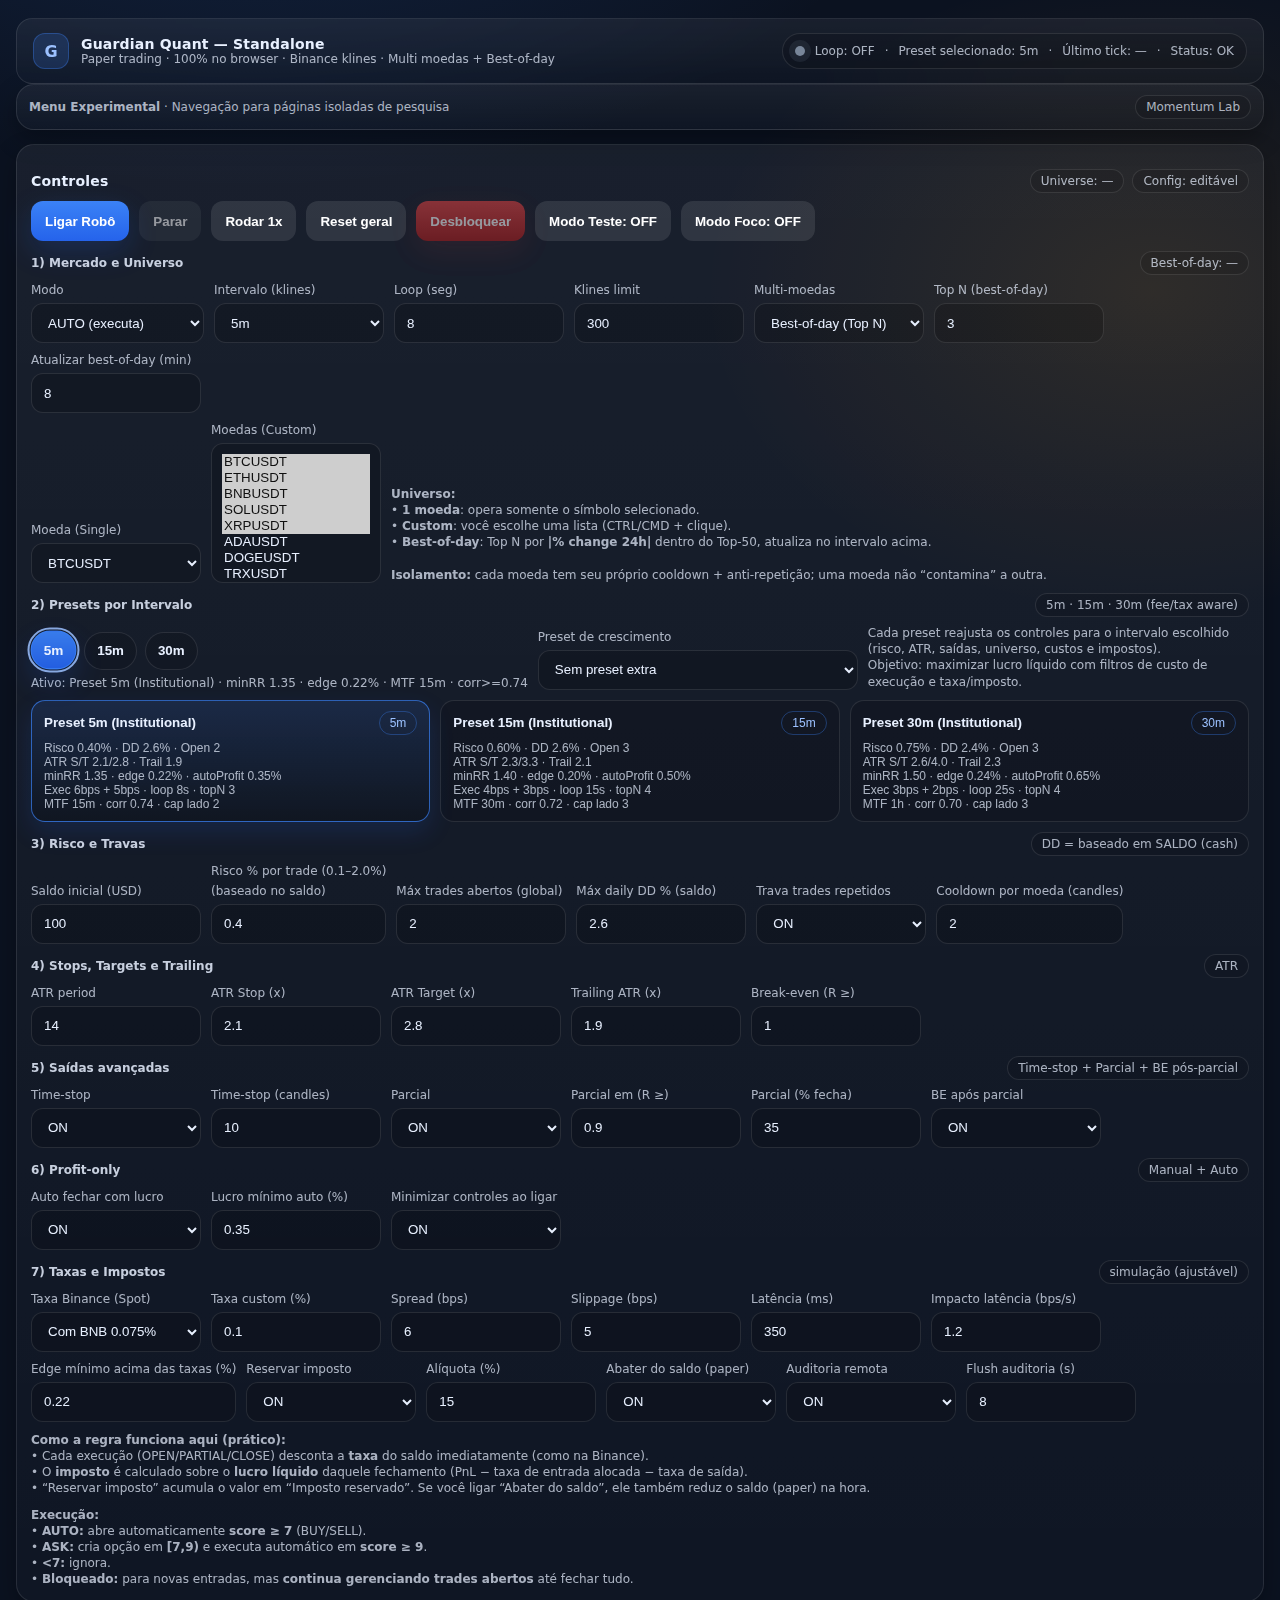
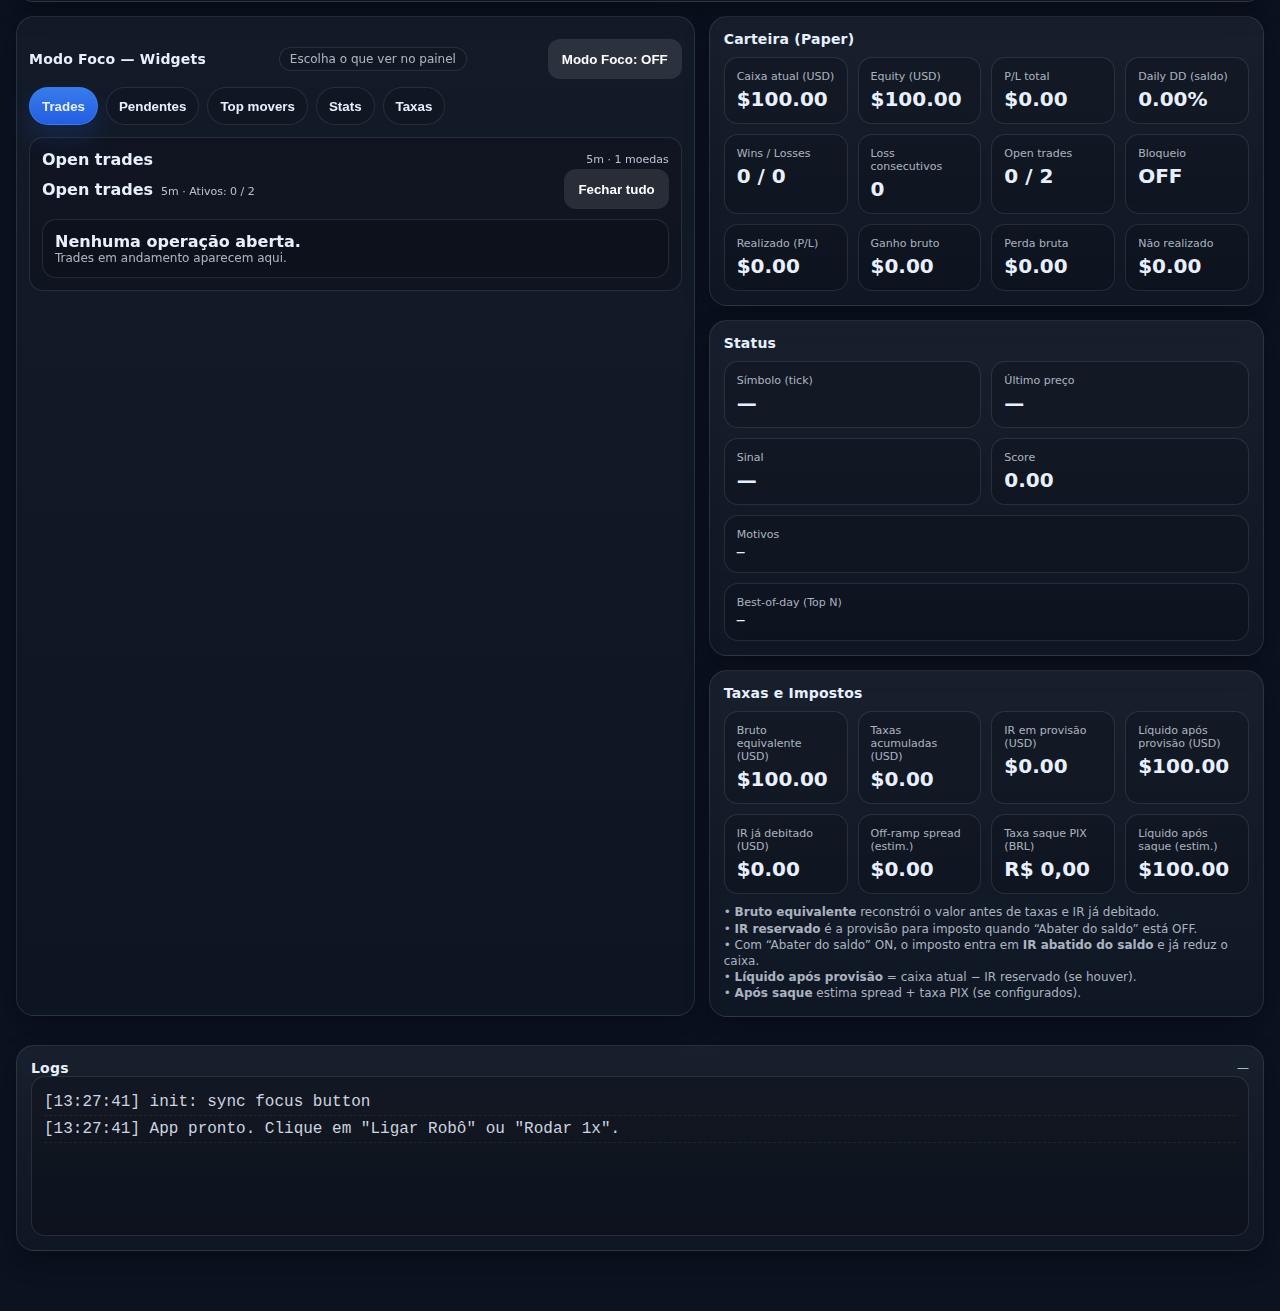
<file: index.html>
<!doctype html>
<html lang="pt-BR">
<head>
  <meta charset="utf-8" />
  <meta name="viewport" content="width=device-width, initial-scale=1"/>
  <title>Guardian Quant — Standalone (Paper Trading) · Multi (IA)</title>
  <link rel="stylesheet" href="./css/styles.css">
</head>

<body>
  <div class="wrap" id="rootWrap">
    <div class="topbar">
      <div class="brand">
        <div class="logo">G</div>
        <div class="title">
          <b>Guardian Quant — Standalone</b>
          <span>Paper trading · 100% no browser · Binance klines · Multi moedas + Best-of-day</span>
        </div>
      </div>
      <div class="pill">
        <span id="dot" class="dot off"></span>
        <span class="small" id="runLabel">Loop: OFF</span>
        <span class="small">·</span>
        <span class="small" id="profileLabel">Preset selecionado: 5m</span>
        <span class="small">·</span>
        <span class="small" id="tickLabel">Último tick: —</span>
        <span class="small">·</span>
        <span class="small" id="statusLabel">Status: —</span>
      </div>
    </div>

    <div class="card" style="margin-bottom:14px; padding:10px 12px;">
      <div style="display:flex; align-items:center; justify-content:space-between; gap:10px; flex-wrap:wrap;">
        <div class="small"><b>Menu Experimental</b> · Navegação para páginas isoladas de pesquisa</div>
        <div style="display:flex; gap:8px; flex-wrap:wrap;">
          <a href="./experimental/momentum-model.html" class="chip" style="text-decoration:none;">Momentum Lab</a>
        </div>
      </div>
    </div>

    <div class="grid">
      <!-- CONTROLS -->
      <div class="card controlsCard" id="controlsCard">
        <div class="sectionTitle">
          <h2 style="margin:0">Controles</h2>
          <div style="display:flex; gap:8px; flex-wrap:wrap; justify-content:flex-end;">
            <span class="chip" id="chipUniverse">Universe: —</span>
            <span class="chip" id="cfgLockHint">Config: editável</span>
            
          </div>
        </div>

        <div class="btns topHint">
          <button id="btnStart">Ligar Robô</button>
          <button id="btnStop" class="secondary" disabled>Parar</button>
          <button id="btnOnce" class="secondary">Rodar 1x</button>
          <button id="btnReset" class="secondary">Reset geral</button>
          <button id="btnUnlock" class="danger" title="Remove qualquer bloqueio ativo (DD ou loss streak)">Desbloquear</button>
          <button id="btnTestMode" class="secondary">Modo Teste: OFF</button>
          <button id="btnFocus" class="secondary">Modo Foco: OFF</button>
        </div>

        <div class="banner" id="lockBanner">
          <b>🔒 BLOQUEADO</b>
          <span id="lockReason">Bloqueado por regra de segurança.</span>
          <div class="small" style="margin-top:6px">
            Observação: mesmo bloqueado, o sistema <b>continua gerenciando trades abertos</b> (stop/target/trailing/BE/time-stop/parcial),
            e apenas <b>para de buscar novas entradas</b>.
          </div>
        </div>

        <div class="controlsBody" id="controlsBody">

          <!-- 1) Mercado -->
          <div class="sectionTitle"><b>1) Mercado e Universo</b><span class="chip" id="chipBest">Best-of-day: —</span></div>

          <div class="row">
            <label>Modo
              <select id="cfgMode">
                <option value="ASK">ASK (mostra opções)</option>
                <option value="AUTO" selected>AUTO (executa)</option>
              </select>
            </label>

            <label>Intervalo (klines)
              <select id="cfgInterval">
                <option value="1m">1m</option>
                <option value="3m">3m</option>
                <option value="5m" selected>5m</option>
                <option value="15m">15m</option>
                <option value="30m">30m</option>
                <option value="1h">1h</option>
                <option value="2h">2h</option>
                <option value="4h">4h</option>
                <option value="6h">6h</option>
                <option value="12h">12h</option>
                <option value="1d">1d</option>
              </select>
            </label>

            <label>Loop (seg)
              <input id="cfgLoopSec" type="number" value="10" min="2" max="3600" />
            </label>

            <label>Klines limit
              <input id="cfgLimit" type="number" value="300" min="60" max="1000" />
            </label>

            <label>Multi-moedas
              <select id="cfgUniverseMode">
                <option value="SINGLE">1 moeda</option>
                <option value="CUSTOM">Lista custom</option>
                <option value="TOPN" selected>Best-of-day (Top N)</option>
              </select>
            </label>

            <label>Top N (best-of-day)
              <input id="cfgTopN" type="number" value="6" min="1" max="20" />
            </label>

            <label>Atualizar best-of-day (min)
              <input id="cfgBestRefreshMin" type="number" value="10" min="1" max="60" />
            </label>
          </div>

          <div class="row" style="margin-top:10px">
            <label>Moeda (Single)
              <select id="cfgSymbolSingle"></select>
            </label>

            <label>Moedas (Custom)
              <select id="cfgSymbolCustom" multiple style="height:140px; padding:10px"></select>
            </label>

            <div class="hint" style="flex:1; min-width:260px">
              <b>Universo:</b><br/>
              • <b>1 moeda</b>: opera somente o símbolo selecionado.<br/>
              • <b>Custom</b>: você escolhe uma lista (CTRL/CMD + clique).<br/>
              • <b>Best-of-day</b>: Top N por <b>|% change 24h|</b> dentro do Top-50, atualiza no intervalo acima.<br/><br/>
              <b>Isolamento:</b> cada moeda tem seu próprio cooldown + anti-repetição; uma moeda não “contamina” a outra.
            </div>
          </div>

          <!-- 2) Presets por intervalo -->
          <div class="sectionTitle"><b>2) Presets por Intervalo</b><span class="chip">5m · 15m · 30m (fee/tax aware)</span></div>

          <div class="row">
            <div style="min-width:420px">
              <div class="seg" id="profileSeg">
                <button type="button" class="segbtn active" data-intpreset="5m">5m</button>
                <button type="button" class="segbtn" data-intpreset="15m">15m</button>
                <button type="button" class="segbtn" data-intpreset="30m">30m</button>
              </div>
              <div class="small" id="profileHint" style="margin-top:6px">Ativo: Preset 5m</div>
            </div>

            <label style="min-width:320px">Preset de crescimento
              <select id="cfgStrategyPreset">
                <option value="NONE">Sem preset extra</option>
              </select>
            </label>

            <div class="hint" style="flex:1; min-width:260px">
              Cada preset reajusta os controles para o intervalo escolhido (risco, ATR, saídas, universo, custos e impostos).<br/>
              Objetivo: maximizar lucro líquido com filtros de custo de execução e taxa/imposto.
            </div>
          </div>
          <div id="presetCompare" class="presetCompare" aria-live="polite"></div>

          <!-- 3) Risco e travas -->
          <div class="sectionTitle"><b>3) Risco e Travas</b><span class="chip">DD = baseado em SALDO (cash)</span></div>

          <div class="row">
            <label>Saldo inicial (USD)
              <input id="cfgInitialCash" type="number" value="100" min="10" max="10000000" step="10" />
            </label>

            <label>Risco % por trade (0.1–2.0%) <span class="small">(baseado no saldo)</span>
              <input id="cfgRiskPct" type="number" value="1.0" min="0.1" max="2" step="0.1" />
            </label>

            <label>Máx trades abertos (global)
              <input id="cfgMaxOpen" type="number" value="20" min="1" max="20" />
            </label>

            <label>Máx daily DD % (saldo)
              <input id="cfgMaxDailyDD" type="number" value="1.8" min="0.3" max="20" step="0.1" />
            </label>

            <label>Trava trades repetidos
              <select id="cfgNoRepeat">
                <option value="ON" selected>ON</option>
                <option value="OFF">OFF</option>
              </select>
            </label>

            <label>Cooldown por moeda (candles)
              <input id="cfgCooldownCandles" type="number" value="3" min="0" max="50" />
            </label>
          </div>

          <!-- 4) Stops/Targets -->
          <div class="sectionTitle"><b>4) Stops, Targets e Trailing</b><span class="chip">ATR</span></div>

          <div class="row">
            <label>ATR period
              <input id="cfgAtrPeriod" type="number" value="14" min="7" max="50" />
            </label>

            <label>ATR Stop (x)
              <input id="cfgAtrStop" type="number" value="2.6" min="0.5" max="8" step="0.1" />
            </label>

            <label>ATR Target (x)
              <input id="cfgAtrTarget" type="number" value="3.2" min="0.8" max="12" step="0.1" />
            </label>

            <label>Trailing ATR (x)
              <input id="cfgAtrTrail" type="number" value="2.4" min="0" max="12" step="0.1" />
            </label>

            <label>Break-even (R ≥)
              <input id="cfgBreakEvenR" type="number" value="1.5" min="0" max="8" step="0.1" />
            </label>
          </div>

          <!-- 5) Saídas avançadas -->
          <div class="sectionTitle"><b>5) Saídas avançadas</b><span class="chip">Time-stop + Parcial + BE pós-parcial</span></div>

          <div class="row">
            <label>Time-stop
              <select id="cfgTimeStopOn">
                <option value="ON" selected>ON</option>
                <option value="OFF">OFF</option>
              </select>
            </label>
            <label>Time-stop (candles)
              <input id="cfgTimeStopCandles" type="number" value="18" min="1" max="200" />
            </label>

            <label>Parcial
              <select id="cfgPartialOn">
                <option value="ON" selected>ON</option>
                <option value="OFF">OFF</option>
              </select>
            </label>
            <label>Parcial em (R ≥)
              <input id="cfgPartialAtR" type="number" value="1.2" min="0.1" max="10" step="0.1" />
            </label>
            <label>Parcial (% fecha)
              <input id="cfgPartialPct" type="number" value="35" min="1" max="90" step="1" />
            </label>

            <label>BE após parcial
              <select id="cfgBEAfterPartialOn">
                <option value="ON" selected>ON</option>
                <option value="OFF">OFF</option>
              </select>
            </label>
          </div>

          <!-- 6) Profit-only -->
          <div class="sectionTitle"><b>6) Profit-only</b><span class="chip">Manual + Auto</span></div>

          <div class="row">
            <label>Auto fechar com lucro
              <select id="cfgAutoProfitOn">
                <option value="ON" selected>ON</option>
                <option value="OFF">OFF</option>
              </select>
            </label>

            <label>Lucro mínimo auto (%)
              <input id="cfgAutoProfitPct" type="number" value="0.45" min="0.05" max="10" step="0.05" />
            </label>

            <label>Minimizar controles ao ligar
              <select id="cfgAutoMinimize">
                <option value="ON" selected>ON</option>
                <option value="OFF">OFF</option>
              </select>
            </label>
          </div>

          
          <!-- 7) Taxas e Impostos -->
          <div class="sectionTitle"><b>7) Taxas e Impostos</b><span class="chip">simulação (ajustável)</span></div>

          <div class="row">
            <label>Taxa Binance (Spot)
              <select id="cfgFeeMode">
                <option value="STANDARD">Padrão 0.10%</option>
                <option value="BNB" selected>Com BNB 0.075%</option>
                <option value="CUSTOM">Custom</option>
              </select>
            </label>

            <label>Taxa custom (%)
              <input id="cfgFeePctCustom" type="number" value="0.10" min="0" max="1" step="0.01" />
            </label>
            <label>Spread (bps)
              <input id="cfgExecSpreadBps" type="number" value="4" min="0" max="100" step="0.5" />
            </label>
            <label>Slippage (bps)
              <input id="cfgExecSlippageBps" type="number" value="2" min="0" max="200" step="0.5" />
            </label>
            <label>Latência (ms)
              <input id="cfgExecLatencyMs" type="number" value="200" min="0" max="10000" step="50" />
            </label>
            <label>Impacto latência (bps/s)
              <input id="cfgExecLatencyBpsPerSec" type="number" value="1.0" min="0" max="50" step="0.1" />
            </label>
            <label>Edge mínimo acima das taxas (%)
              <input id="cfgEdgeMinPct" type="number" value="0.10" min="0" max="5" step="0.05" />
            </label>



            <label>Reservar imposto
              <select id="cfgTaxOn">
                <option value="ON" selected>ON</option>
                <option value="OFF">OFF</option>
              </select>
            </label>

            <label>Alíquota (%)
              <input id="cfgTaxPct" type="number" value="15" min="0" max="50" step="0.5" />
            </label>

            <label>Abater do saldo (paper)
              <select id="cfgTaxApplyCash">
                <option value="OFF">OFF</option>
                <option value="ON" selected>ON</option>
              </select>
            </label>
            <label>Auditoria remota
              <select id="cfgAuditOn">
                <option value="OFF">OFF</option>
                <option value="ON" selected>ON</option>
              </select>
            </label>
            <label>Flush auditoria (s)
              <input id="cfgAuditFlushSec" type="number" value="8" min="2" max="120" step="1" />
            </label>
          </div>

          <div class="hint" style="margin-top:10px">
            <b>Como a regra funciona aqui (prático):</b><br/>
            • Cada execução (OPEN/PARTIAL/CLOSE) desconta a <b>taxa</b> do saldo imediatamente (como na Binance).<br/>
            • O <b>imposto</b> é calculado sobre o <b>lucro líquido</b> daquele fechamento (PnL − taxa de entrada alocada − taxa de saída).<br/>
            • “Reservar imposto” acumula o valor em “Imposto reservado”. Se você ligar “Abater do saldo”, ele também reduz o saldo (paper) na hora.<br/>
          </div>

<div class="hint" style="margin-top:10px">
            <b>Execução:</b><br/>
            • <b>AUTO:</b> abre automaticamente <b>score ≥ 7</b> (BUY/SELL).<br/>
            • <b>ASK:</b> cria opção em <b>[7,9)</b> e executa automático em <b>score ≥ 9</b>.<br/>
            • <b>&lt;7:</b> ignora.<br/>
            • <b>Bloqueado:</b> para novas entradas, mas <b>continua gerenciando trades abertos</b> até fechar tudo.<br/>
          </div>
        </div>
      </div>

      <!-- FOCUS DECK (aparece no Modo Foco) -->
      <div class="card focusDeck" id="focusDeck">
        <div class="sectionTitle">
          <h2 style="margin:0">Modo Foco — Widgets</h2>
          <span class="chip" id="focusDeckHint">Escolha o que ver no painel</span>
          <button id="btnFocusHeader" class="secondary" style="margin-left:8px">Modo Foco: OFF</button>
        </div>

        <!-- Focus controls panel (copied from Controles) -->
        <div class="focusControlsPanel">
          <!-- duplicated core controls -->
          <button id="btnFocusStart">Ligar Robô</button>
          <button id="btnFocusStop" class="secondary" disabled>Parar</button>
          <button id="btnFocusTestMode" class="secondary">Modo Teste: OFF</button>
          <button id="btnFocusOnce" class="secondary">Rodar 1x</button>
          <button id="btnFocusReset" class="secondary">Reset geral</button>
        </div>

        <div class="seg" id="focusTabs" aria-label="Focus widgets">
          <button type="button" class="segbtn active" data-tab="TRADES">Trades</button>
          <button type="button" class="segbtn" data-tab="PENDING">Pendentes</button>
          <button type="button" class="segbtn" data-tab="MOVERS">Top movers</button>
          <button type="button" class="segbtn" data-tab="STATS">Stats</button>
          <button type="button" class="segbtn" data-tab="FEES">Taxas</button>
        </div>

        <div id="focusContent" class="focusContent"></div>
        </div>

      <!-- RIGHT -->
      <div class="rightCol">
        <div class="card">
          <h2>Carteira (Paper)</h2>

          <!-- Painel Modo Foco movido para o Focus Deck; removido daqui -->

          <div class="kpi">
            <div class="k"><div class="t">Caixa atual (USD)</div><div class="v" id="kCash">$100.00</div></div>
            <div class="k"><div class="t">Equity (USD)</div><div class="v" id="kEquity">$100.00</div></div>
            <div class="k"><div class="t">P/L total</div><div class="v" id="kPL">$0.00</div></div>
            <div class="k"><div class="t">Daily DD (saldo)</div><div class="v" id="kDD">0.00%</div></div>
          </div>
          <div class="kpi" style="margin-top:10px">
            <div class="k"><div class="t">Wins / Losses</div><div class="v" id="kWL">0 / 0</div></div>
            <div class="k"><div class="t">Loss consecutivos</div><div class="v" id="kStreak">0</div></div>
            <div class="k"><div class="t">Open trades</div><div class="v" id="kOpen">0 / 20</div></div>
            <div class="k"><div class="t">Bloqueio</div><div class="v" id="kLock">OFF</div></div>
          </div>
          <div class="kpi" style="margin-top:10px">
            <div class="k"><div class="t">Realizado (P/L)</div><div class="v" id="kRealized">$0.00</div></div>
            <div class="k"><div class="t">Ganho bruto</div><div class="v" id="kGrossWin">$0.00</div></div>
            <div class="k"><div class="t">Perda bruta</div><div class="v" id="kGrossLoss">$0.00</div></div>
            <div class="k"><div class="t">Não realizado</div><div class="v" id="kUnrealized">$0.00</div></div>
          </div>
        </div>
        
        <div class="card">
          <h2>Status</h2>
          <div class="kpi" style="grid-template-columns: repeat(2, minmax(0,1fr));">
            <div class="k"><div class="t">Símbolo (tick)</div><div class="v" id="kSym">—</div></div>
            <div class="k"><div class="t">Último preço</div><div class="v" id="kPrice">—</div></div>
          </div>
          <div class="kpi" style="grid-template-columns: repeat(2, minmax(0,1fr)); margin-top:10px">
            <div class="k"><div class="t">Sinal</div><div class="v" id="kSignal">—</div></div>
            <div class="k"><div class="t">Score</div><div class="v" id="kScore">—</div></div>
          </div>
        
          <div class="k" style="margin-top:10px">
            <div class="t">Motivos</div>
            <div class="v mono" style="font-size:13px" id="kReasons">—</div>
          </div>
        
          <div class="k" style="margin-top:10px">
            <div class="t">Best-of-day (Top N)</div>
            <div class="v mono" style="font-size:13px" id="kBestList">—</div>
          </div>
        </div>
        
        <div class="card" id="feesCard">
          <h2>Taxas e Impostos</h2>
          <div class="kpi">
            <div class="k"><div class="t">Bruto equivalente (USD)</div><div class="v" id="kGrossUsd">$100.00</div></div>
            <div class="k"><div class="t">Taxas acumuladas (USD)</div><div class="v" id="kFees">$0.00</div></div>
            <div class="k"><div class="t">IR em provisão (USD)</div><div class="v" id="kTaxRes">$0.00</div></div>
            <div class="k"><div class="t">Líquido após provisão (USD)</div><div class="v" id="kNet">$100.00</div></div>
          </div>
          
          <div class="kpi" style="margin-top:10px">
            <div class="k"><div class="t">IR já debitado (USD)</div><div class="v" id="kTaxPaid">$0.00</div></div>
            <div class="k"><div class="t">Off-ramp spread (estim.)</div><div class="v" id="kOffSpread">$0.00</div></div>
            <div class="k"><div class="t">Taxa saque PIX (BRL)</div><div class="v" id="kPixFeeBrl">R$ 0,00</div></div>
            <div class="k"><div class="t">Líquido após saque (estim.)</div><div class="v" id="kNetAfterOff">$0.00</div></div>
          </div>

          <div class="hint" style="margin-top:10px">
            • <b>Bruto equivalente</b> reconstrói o valor antes de taxas e IR já debitado.<br/>
            • <b>IR reservado</b> é a provisão para imposto quando “Abater do saldo” está OFF.<br/>
            • Com “Abater do saldo” ON, o imposto entra em <b>IR abatido do saldo</b> e já reduz o caixa.<br/>
            • <b>Líquido após provisão</b> = caixa atual − IR reservado (se houver).<br/>
            • <b>Após saque</b> estima spread + taxa PIX (se configurados).
          </div>
        </div>

    </div>

    <!-- ASK (módulo integrado ao Focus Deck) - removido -->

    <!-- OPEN (módulo integrado ao Focus Deck) - removido -->

    <!-- LOGS -->
    <div class="card logsCard" style="margin-top:14px">
      <div class="head" style="display:flex; align-items:center; justify-content:space-between; gap:10px">
        <h2 style="margin:0">Logs</h2>
        <div class="small" id="lastTickSmall">—</div>
      </div>
      <div class="logs mono" id="logs"></div>
    </div>
  </div>

  <script type="module" src="./js/app.js"></script>

  <!-- LOCK MODAL -->
  <div id="lockModal" class="modalOverlay hidden" role="dialog" aria-modal="true" aria-labelledby="lockModalTitle">
    <div class="modalCard">
      <div class="modalHead">
        <div class="modalTitle" id="lockModalTitle">🚨 Sistema bloqueado</div>
      </div>
      <pre class="modalBody" id="lockModalBody"></pre>
      <div class="modalActions">
        <button class="secondary" id="lockModalGoControls" type="button">Ir para Controles</button>
        <button id="lockModalClose" type="button">Entendi</button>
      </div>
    </div>
  </div>

</body>
</html>
</file>
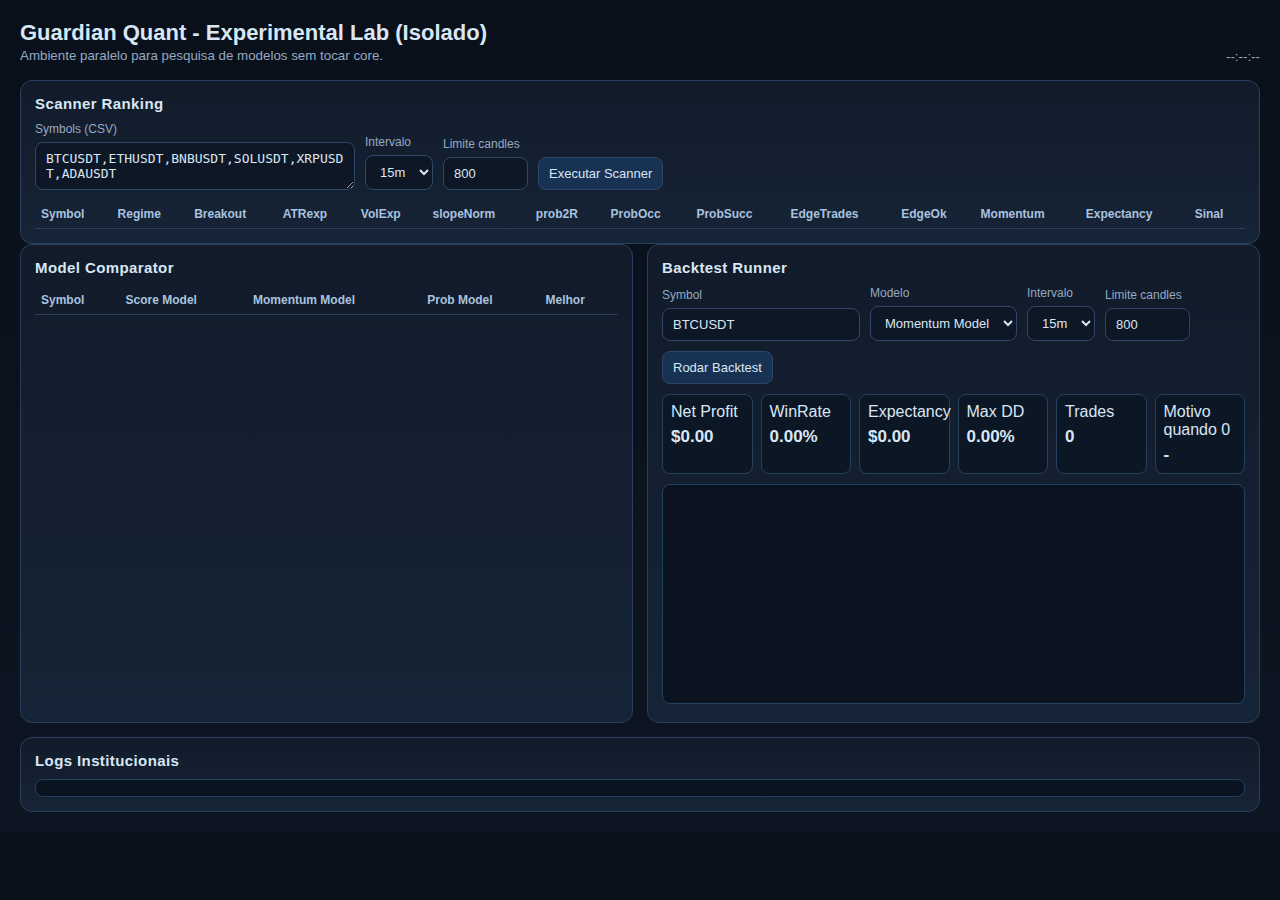
<file: experimental/momentum-model.html>
<!doctype html>
<html lang="pt-BR">
<head>
  <meta charset="utf-8" />
  <meta name="viewport" content="width=device-width, initial-scale=1" />
  <title>Guardian Quant - Experimental Lab</title>
  <style>
    :root{
      --bg:#0a1018;
      --panel:#111b2a;
      --panel-2:#162437;
      --line:#2a3f5d;
      --text:#d9e6f4;
      --muted:#96a9c1;
      --ok:#41d497;
      --warn:#ffc56d;
      --bad:#ff7979;
      --accent:#59b7ff;
    }
    *{box-sizing:border-box}
    body{
      margin:0;
      font-family:"Segoe UI",Tahoma,sans-serif;
      background:linear-gradient(180deg,#09101a 0%,#0d1522 100%);
      color:var(--text);
    }
    .wrap{max-width:1300px;margin:0 auto;padding:20px}
    .title{display:flex;justify-content:space-between;align-items:flex-end;gap:16px;margin-bottom:16px}
    .title h1{margin:0;font-size:22px}
    .title small{color:var(--muted)}
    .grid{display:grid;grid-template-columns:1fr 1fr;gap:14px}
    .card{
      background:linear-gradient(180deg,var(--panel) 0%,var(--panel-2) 100%);
      border:1px solid var(--line);
      border-radius:12px;
      padding:14px;
    }
    .card h2{margin:0 0 10px;font-size:15px;letter-spacing:.4px}
    .row{display:flex;gap:10px;flex-wrap:wrap;align-items:end}
    label{display:flex;flex-direction:column;gap:6px;color:var(--muted);font-size:12px}
    input,select,button,textarea{
      background:#0d1726;border:1px solid #2f4767;color:var(--text);
      border-radius:8px;padding:8px 10px;font-size:13px;
    }
    textarea{min-height:44px;min-width:320px}
    button{cursor:pointer;background:#173253}
    button:hover{filter:brightness(1.08)}
    table{width:100%;border-collapse:collapse;font-size:12px}
    th,td{border-bottom:1px solid #28405f;padding:7px 6px;text-align:left}
    th{color:#a9c2df;font-weight:600}
    .buy{color:var(--ok);font-weight:700}
    .hold{color:var(--warn);font-weight:700}
    .log{
      font-family:Consolas,monospace;font-size:12px;max-height:250px;overflow:auto;
      background:#0a1320;border:1px solid #25405f;border-radius:8px;padding:8px;
    }
    .metrics{display:grid;grid-template-columns:repeat(6,minmax(0,1fr));gap:8px}
    .k{background:#0c1726;border:1px solid #26405e;border-radius:8px;padding:8px}
    .k b{display:block;font-size:17px;margin-top:6px}
    .full{grid-column:1/-1}
    canvas{width:100%;height:220px;border:1px solid #24415f;border-radius:8px;background:#0b1320}
    @media (max-width:980px){.grid{grid-template-columns:1fr}}
  </style>
</head>
<body>
  <div class="wrap">
    <div class="title">
      <div>
        <h1>Guardian Quant - Experimental Lab (Isolado)</h1>
        <small>Ambiente paralelo para pesquisa de modelos sem tocar core.</small>
      </div>
      <small id="labClock">--:--:--</small>
    </div>

    <div class="card">
      <h2>Scanner Ranking</h2>
      <div class="row">
        <label>Symbols (CSV)
          <textarea id="symbolsInput">BTCUSDT,ETHUSDT,BNBUSDT,SOLUSDT,XRPUSDT,ADAUSDT</textarea>
        </label>
        <label>Intervalo
          <select id="intervalInput">
            <option value="5m">5m</option>
            <option value="15m" selected>15m</option>
            <option value="30m">30m</option>
            <option value="1h">1h</option>
          </select>
        </label>
        <label>Limite candles
          <input id="limitInput" type="number" min="260" max="1200" value="800" />
        </label>
        <button id="btnScan">Executar Scanner</button>
      </div>
      <div style="margin-top:10px;overflow:auto">
        <table id="scannerTable">
          <thead>
            <tr>
              <th>Symbol</th><th>Regime</th><th>Breakout</th><th>ATRexp</th><th>VolExp</th><th>slopeNorm</th><th>prob2R</th><th>ProbOcc</th><th>ProbSucc</th><th>EdgeTrades</th><th>EdgeOk</th><th>Momentum</th><th>Expectancy</th><th>Sinal</th>
            </tr>
          </thead>
          <tbody></tbody>
        </table>
      </div>
    </div>

    <div class="grid">
      <div class="card">
        <h2>Model Comparator</h2>
        <div style="overflow:auto">
          <table id="comparatorTable">
            <thead>
              <tr>
                <th>Symbol</th>
                <th>Score Model</th>
                <th>Momentum Model</th>
                <th>Prob Model</th>
                <th>Melhor</th>
              </tr>
            </thead>
            <tbody></tbody>
          </table>
        </div>
      </div>

      <div class="card">
        <h2>Backtest Runner</h2>
        <div class="row">
          <label>Symbol
            <input id="btSymbol" value="BTCUSDT" />
          </label>
          <label>Modelo
            <select id="btModel">
              <option value="score">Score Model</option>
              <option value="momentum" selected>Momentum Model</option>
              <option value="prob">Prob Model</option>
            </select>
          </label>
          <label>Intervalo
            <select id="btInterval">
              <option value="5m">5m</option>
              <option value="15m" selected>15m</option>
              <option value="30m">30m</option>
              <option value="1h">1h</option>
            </select>
          </label>
          <label>Limite candles
          <input id="btLimit" type="number" min="260" max="1200" value="800" />
          </label>
          <button id="btnBacktest">Rodar Backtest</button>
        </div>
        <div class="metrics" style="margin-top:10px" id="btMetrics">
          <div class="k"><span>Net Profit</span><b id="mNet">$0.00</b></div>
          <div class="k"><span>WinRate</span><b id="mWin">0.00%</b></div>
          <div class="k"><span>Expectancy</span><b id="mExp">$0.00</b></div>
          <div class="k"><span>Max DD</span><b id="mDd">0.00%</b></div>
          <div class="k"><span>Trades</span><b id="mTrades">0</b></div>
          <div class="k"><span>Motivo quando 0</span><b id="mBlock">-</b></div>
        </div>
        <div class="full" style="margin-top:10px">
          <canvas id="equityCanvas" width="600" height="220"></canvas>
        </div>
      </div>

      <div class="card full">
        <h2>Logs Institucionais</h2>
        <div class="log" id="logsPanel"></div>
      </div>
    </div>
  </div>

  <script type="module">
    import { fetchKlines, parseKlines } from '../js/binance.js';
    import { experimentalState } from './experimentalState.js';
    import { buildMomentumDecision } from './momentumModel.js';
    import { compareModels } from './modelComparator.js';
    import { runBacktest, drawEquityCurve } from './visualBacktest.js';

    const $ = (id) => document.getElementById(id);
    const fmtUsd = (n) => (Number(n) || 0).toLocaleString('en-US',{style:'currency',currency:'USD',maximumFractionDigits:2});
    const fmtPct = (n) => `${(Number(n) * 100).toFixed(2)}%`;
    const logsPanel = $('logsPanel');

    function logInstitutional(payload){
      const fmtNA = (v, digits = 4) => (v == null || !Number.isFinite(Number(v))) ? 'N/A' : Number(v).toFixed(digits);
      const line = [
        `[${new Date().toLocaleTimeString('pt-BR',{hour12:false})}]`,
        `regime=${payload.regime}`,
        `breakout=${payload.breakoutFlag ? 1 : 0}`,
        `atrExp=${payload.atrExp ? 1 : 0}`,
        `volExp=${payload.volExp ? 1 : 0}`,
        `momentum=${fmtNA(payload.momentumScore)}`,
        `prob2R=${fmtNA(payload.probability)}`,
        `rollExp=${fmtNA(payload.rollingNetExpectancy)}`,
        `edgeTrades=${Number(payload.edgeTradesCount || 0)}`,
        `edgeOk=${payload.edgeOk ? 1 : 0}`,
        `decision=${payload.decision || 'HOLD'}`,
        `reason=${payload.reason || 'NA'}`,
        `slippage=${Number(payload.slippageEst || 0).toFixed(6)}`
      ].join(' ');
      experimentalState.logs.unshift(line);
      if (experimentalState.logs.length > 300){
        experimentalState.logs.splice(300);
      }
      logsPanel.textContent = experimentalState.logs.join('\n');
    }

    async function loadSeries(symbol, interval, limit){
      const kl = await fetchKlines(symbol, interval, limit);
      return parseKlines(kl);
    }

    function renderScanner(rows){
      const tbody = $('scannerTable').querySelector('tbody');
      const fmtNA = (v, digits = 4) => (v == null || !Number.isFinite(Number(v))) ? 'N/A' : Number(v).toFixed(digits);
      tbody.innerHTML = rows.map((r) => `
        <tr>
          <td>${r.symbol}</td>
          <td>${r.regime}</td>
          <td>${r.breakoutFlag ? 'YES' : 'NO'}</td>
          <td>${r.atrExp ? 'YES' : 'NO'}</td>
          <td>${r.volExp ? 'YES' : 'NO'}</td>
          <td>${Number(r.slopeNorm || 0).toFixed(3)}</td>
          <td>${r.prob2R == null ? 'N/A' : `${(Number(r.prob2R) * 100).toFixed(1)}%`}</td>
          <td>${Number(r.probOcc || 0)}</td>
          <td>${Number(r.probSucc || 0)}</td>
          <td>${Number(r.edgeTradesCount || 0)}</td>
          <td>${r.edgeOk ? 'YES' : 'NO'}</td>
          <td>${fmtNA(r.momentumScore)}</td>
          <td>${Number(r.rollingNetExpectancy || 0).toFixed(4)}</td>
          <td class="${r.signal === 'BUY' ? 'buy' : 'hold'}">${r.signal}</td>
        </tr>
      `).join('');
    }

    function renderComparator(rows){
      const tbody = $('comparatorTable').querySelector('tbody');
      const fmtNA = (v, digits = 2) => (v == null || !Number.isFinite(Number(v))) ? 'N/A' : Number(v).toFixed(digits);
      tbody.innerHTML = rows.map((r) => `
        <tr>
          <td>${r.symbol}</td>
          <td>${r.scoreDecision.signal} (${fmtNA(r.scoreDecision.score)})</td>
          <td>${r.momentumDecision.signal} (${fmtNA(r.momentumDecision.score)})</td>
          <td>${r.probDecision.signal} (${r.probDecision.probability == null ? 'N/A' : `${(Number(r.probDecision.probability) * 100).toFixed(1)}%`})</td>
          <td><b>${r.best}</b></td>
        </tr>
      `).join('');
    }

    async function runScanner(){
      const symbols = $('symbolsInput').value.split(',').map((s) => s.trim().toUpperCase()).filter(Boolean);
      const interval = $('intervalInput').value;
      const limit = Math.max(260, Number($('limitInput').value || 800));
      experimentalState.cfg = { edgeMinTrades: 30 };

      const scannerRows = [];
      const comparatorRows = [];
      for (const symbol of symbols){
        try{
          const series = await loadSeries(symbol, interval, limit);
          const cmp = compareModels(symbol, series, experimentalState);
          const mom = buildMomentumDecision(symbol, series, experimentalState);
          const prob2R = cmp.probDecision?.prob2R ?? cmp.probDecision?.probability ?? null;
          const probOcc = Number(cmp.probDecision?.occ || cmp.probDecision?.sampleSize || 0);
          const probSucc = Number(cmp.probDecision?.succ || cmp.probDecision?.wins2R || 0);
          scannerRows.push({ ...mom, prob2R, probOcc, probSucc });
          comparatorRows.push(cmp);

          logInstitutional({
            regime: mom.regime,
            breakoutFlag: mom.breakoutFlag,
            atrExp: mom.atrExp,
            volExp: mom.volExp,
            momentumScore: mom.momentumScore,
            probability: prob2R,
            rollingNetExpectancy: mom.rollingNetExpectancy,
            edgeTradesCount: mom.edgeTradesCount,
            edgeOk: mom.edgeOk,
            decision: mom.signal,
            reason: mom.reason,
            slippageEst: 0.0006
          });
        } catch (err){
          logInstitutional({
            regime: 'ERR',
            breakoutFlag: false,
            atrExp: false,
            volExp: false,
            momentumScore: null,
            probability: null,
            rollingNetExpectancy: null,
            edgeTradesCount: 0,
            edgeOk: false,
            decision: 'HOLD',
            reason: 'SCANNER_ERROR',
            slippageEst: 0
          });
          console.error(`Erro scanner ${symbol}`, err);
        }
      }

      scannerRows.sort((a, b) => {
        const aNull = (a.momentumScore == null || !Number.isFinite(Number(a.momentumScore)));
        const bNull = (b.momentumScore == null || !Number.isFinite(Number(b.momentumScore)));
        if (aNull && !bNull) return 1;
        if (!aNull && bNull) return -1;
        if (aNull && bNull) return 0;
        return Number(b.momentumScore) - Number(a.momentumScore);
      });
      experimentalState.scannerRows = scannerRows;
      experimentalState.comparatorRows = comparatorRows;
      renderScanner(scannerRows);
      renderComparator(comparatorRows);
    }

    async function runBacktestUI(){
      const symbol = $('btSymbol').value.trim().toUpperCase();
      const interval = $('btInterval').value;
      const modelType = $('btModel').value;
      const limit = Math.max(260, Number($('btLimit').value || 800));

      const series = await loadSeries(symbol, interval, limit);
      const result = runBacktest(symbol, modelType, series, {
        edgeEngine: experimentalState.edgeEngine,
        edgeMinTrades: 30
      });
      if (result.error){
        logInstitutional({
          regime: 'BT_ERR',
          breakoutFlag: false,
          atrExp: false,
          volExp: false,
          momentumScore: null,
          probability: null,
          rollingNetExpectancy: null,
          edgeTradesCount: Number(experimentalState.edgeEngine?.tradesCount || 0),
          edgeOk: false,
          decision: 'HOLD',
          reason: result.error,
          slippageEst: 0
        });
        return;
      }
      $('mNet').textContent = fmtUsd(result.netProfit);
      $('mWin').textContent = fmtPct(result.winRate);
      $('mExp').textContent = fmtUsd(result.expectancy);
      $('mDd').textContent = fmtPct(result.maxDD);
      $('mTrades').textContent = String(result.trades || 0);
      const block = (result.trades || 0) > 0
        ? '-'
        : Object.entries(result.blockReasons || {}).sort((a,b)=>b[1]-a[1])[0]?.[0] || 'NO_SIGNAL';
      $('mBlock').textContent = block;
      drawEquityCurve($('equityCanvas'), result.equityCurve);
      logInstitutional({
        regime: 'BACKTEST',
        breakoutFlag: true,
        atrExp: true,
        volExp: true,
        momentumScore: null,
        probability: null,
        rollingNetExpectancy: result.expectancy,
        edgeTradesCount: Number(experimentalState.edgeEngine?.tradesCount || 0),
        edgeOk: true,
        decision: (result.trades || 0) > 0 ? 'RUN_OK' : 'RUN_EMPTY',
        reason: (result.trades || 0) > 0 ? 'TRADES_GENERATED' : `no signals due to ${block}`,
        slippageEst: modelType === 'momentum' ? 0.0006 : (modelType === 'score' ? 0.0007 : 0.0008)
      });
    }

    $('btnScan').addEventListener('click', runScanner);
    $('btnBacktest').addEventListener('click', runBacktestUI);
    setInterval(() => { $('labClock').textContent = new Date().toLocaleTimeString('pt-BR',{hour12:false}); }, 1000);
    runScanner();
  </script>
</body>
</html>
</file>
<file: css/styles.css>
:root{
  --bg:#0b1220; --card:#0f1a2b; --card2:#0c1626; --bd:rgba(255,255,255,.10);
  --txt:#e8f0ff; --mut:rgba(232,240,255,.72);
  --blue:#3b82f6; --blue2:#2563eb; --green:#22c55e; --red:#ef4444; --amber:#f59e0b;
  --slate:#94a3b8;
  --shadow: 0 18px 50px rgba(0,0,0,.35);
  --shadow2: 0 10px 24px rgba(0,0,0,.28);
}
*{box-sizing:border-box}
body{margin:0; font-family:ui-sans-serif,system-ui,-apple-system,Segoe UI,Roboto,Inter,Arial;
  background:radial-gradient(1200px 800px at 20% -10%, rgba(59,130,246,.20), transparent 60%),
             radial-gradient(900px 650px at 90% 10%, rgba(245,158,11,.10), transparent 50%),
             var(--bg);
  color:var(--txt)
}
.wrap{max-width:1280px; margin:0 auto; padding:18px 16px 60px}
.topbar{display:flex; align-items:center; justify-content:space-between; gap:12px; padding:14px 16px;
  border:1px solid var(--bd);
  background:linear-gradient(180deg, rgba(255,255,255,.06), rgba(255,255,255,.02));
  border-radius:16px; position:sticky; top:12px; z-index:10; backdrop-filter: blur(10px)
}
.brand{display:flex; gap:12px; align-items:center}
.logo{width:36px; height:36px; border-radius:12px; background:rgba(59,130,246,.18);
  border:1px solid rgba(59,130,246,.35); display:grid; place-items:center; font-weight:800; color:#9cc1ff
}
.title b{display:block; font-size:14px; letter-spacing:.2px}
.title span{display:block; font-size:12px; color:var(--mut)}
.pill{display:flex; align-items:center; gap:10px; padding:10px 12px; border:1px solid var(--bd); border-radius:999px; background:rgba(0,0,0,.14); flex-wrap:wrap}
.dot{width:10px;height:10px;border-radius:999px;background:rgba(245,158,11,.95); box-shadow:0 0 0 6px rgba(245,158,11,.10)}
.dot.on{background:rgba(34,197,94,.95); box-shadow:0 0 0 6px rgba(34,197,94,.10)}
.dot.off{background:rgba(148,163,184,.80); box-shadow:0 0 0 6px rgba(148,163,184,.10)}
.small{font-size:12px;color:var(--mut)}
.mono{font-family:ui-monospace,SFMono-Regular,Menlo,Monaco,Consolas,monospace}

.grid{display:grid; grid-template-columns: 1fr; gap:14px; margin-top:14px}
@media (min-width: 980px){
  .grid{grid-template-columns: 1.10fr .90fr}
  .controlsCard{grid-column: 1 / -1}
  .logsCard{grid-column: 1 / -1}
}

.card{border:1px solid var(--bd); background:linear-gradient(180deg, rgba(255,255,255,.06), rgba(255,255,255,.02)); border-radius:18px; padding:14px; box-shadow: var(--shadow2); transition: transform .15s ease, box-shadow .15s ease, border-color .15s ease}
.card h2{margin:0 0 10px; font-size:14px; letter-spacing:.2px}

.card:hover{transform: translateY(-1px); box-shadow: var(--shadow); border-color: rgba(59,130,246,.25)}

.sectionTitle{display:flex; align-items:center; justify-content:space-between; gap:10px; margin:10px 0 8px}
.sectionTitle b{font-size:12px; color:rgba(232,240,255,.85)}
.chip{font-size:12px; padding:4px 10px; border-radius:999px; border:1px solid var(--bd); color:var(--mut); background:rgba(0,0,0,.10)}
.chip.warn{border-color:rgba(245,158,11,.55); color:rgba(245,158,11,.95); background:rgba(245,158,11,.12)}

.row{display:flex; flex-wrap:wrap; gap:10px; align-items:flex-end}
label{display:flex; flex-direction:column; gap:6px; font-size:12px; color:var(--mut); min-width:170px}
input,select{height:40px; padding:0 12px; border-radius:12px; border:1px solid var(--bd); background:rgba(0,0,0,.16); color:var(--txt); outline:none}
input:focus,select:focus{border-color:rgba(59,130,246,.65); box-shadow:0 0 0 4px rgba(59,130,246,.12)}
input:disabled,select:disabled{
  opacity:.55;
  cursor:not-allowed;
  filter:saturate(.7);
}

.btns{display:flex; flex-wrap:wrap; gap:10px; align-items:center}
button{height:40px; padding:0 14px; border:0; border-radius:12px; cursor:pointer; font-weight:800; color:#fff;
  background:linear-gradient(180deg, var(--blue), var(--blue2)); box-shadow:0 10px 30px rgba(37,99,235,.20); transition: transform .12s ease, filter .12s ease, box-shadow .12s ease}
button.secondary{background:rgba(255,255,255,.10); box-shadow:none}
button.danger{background:linear-gradient(180deg, rgba(239,68,68,.95), rgba(185,28,28,.95)); box-shadow:0 10px 30px rgba(239,68,68,.18)}
button:disabled{opacity:.55; cursor:not-allowed}
.closeBtn{
  height:40px;
  padding:0 14px;
  border-radius:12px;
  border:1px solid var(--bd);
  background:transparent;
  box-shadow:none;
  font-weight:800;
}
.closeBtn.closeLoss{
  border-color: rgba(239,68,68,.85);
  color: rgba(255,165,165,.95);
}
.closeBtn.closeNeutral{
  border-color: rgba(148,163,184,.85);
  color: rgba(203,213,225,.95);
}
.closeBtn.closeProfit{
  border-color: rgba(34,197,94,.85);
  color: rgba(134,239,172,.95);
}

button:not(:disabled):hover{transform: translateY(-1px); filter: brightness(1.05)}
button:not(:disabled):active{transform: translateY(0px); filter: brightness(.98)}

.kpi{display:grid; grid-template-columns: repeat(2, minmax(0,1fr)); gap:10px}
@media (min-width: 680px){ .kpi{grid-template-columns: repeat(4, minmax(0,1fr));} }
.k{padding:12px; border:1px solid var(--bd); background:rgba(0,0,0,.14); border-radius:14px}
.k .t{font-size:11px; color:var(--mut)}
.k .v{font-size:20px; font-weight:900; margin-top:4px}

.banner{display:none; margin-top:12px; padding:12px 14px; border-radius:16px; border:1px solid rgba(239,68,68,.38);
  background:linear-gradient(180deg, rgba(239,68,68,.18), rgba(0,0,0,.10));
}
.banner.on{display:block}
.banner b{display:block; font-size:14px}
.banner span{display:block; color:rgba(255,255,255,.85); margin-top:2px}

.list{display:flex; flex-direction:column; gap:10px}
.item{border:1px solid var(--bd); background:rgba(0,0,0,.14); border-radius:14px; padding:12px}
.item .head{display:flex; justify-content:space-between; gap:10px; align-items:center}

.tag{font-size:12px; padding:4px 10px; border-radius:999px; border:1px solid var(--bd); color:var(--mut)}
.tag.buy{border-color:rgba(34,197,94,.35); color:rgba(34,197,94,.95)}
.tag.sell{border-color:rgba(239,68,68,.35); color:rgba(255,165,165,.95)}
.tag.ask{border-color:rgba(245,158,11,.35); color:rgba(245,158,11,.95)}
.tag.lock{border-color:rgba(239,68,68,.35); color:rgba(239,68,68,.95)}
.tag.ok{border-color:rgba(34,197,94,.35); color:rgba(34,197,94,.95)}
.tag.info{border-color:rgba(59,130,246,.35); color:#9cc1ff}

.logs{height:auto; min-height:160px; max-height: min(60vh, 520px); overflow:auto; padding:12px; border-radius:14px; border:1px solid var(--bd); background:rgba(0,0,0,.18); color:rgba(232,240,255,.88)}
.logs div{padding:4px 0; border-bottom:1px dashed rgba(255,255,255,.06)}

.rightCol{display:flex; flex-direction:column; gap:14px}
.hint{font-size:12px; color:var(--mut); line-height:1.35}

.seg{display:flex; gap:8px; flex-wrap:wrap}
.segbtn{height:38px; padding:0 12px; border-radius:999px; border:1px solid var(--bd); background:rgba(0,0,0,.12); color:var(--txt); font-weight:900; cursor:pointer; box-shadow:none}
.segbtn:hover{border-color:rgba(59,130,246,.55)}
.segbtn.active{background:linear-gradient(180deg, rgba(59,130,246,.95), rgba(37,99,235,.95)); border-color:rgba(59,130,246,.75); box-shadow:0 12px 28px rgba(37,99,235,.20)}
#profileSeg .segbtn.active{
  transform: translateY(-1px) scale(1.02);
  outline: 2px solid rgba(156,193,255,.85);
  outline-offset: 1px;
}
.presetCompare{
  margin-top:10px;
  display:grid;
  grid-template-columns: repeat(auto-fit, minmax(250px, 1fr));
  gap:10px;
}
.presetCard{
  border:1px solid var(--bd);
  border-radius:14px;
  padding:10px 12px;
  background:rgba(0,0,0,.14);
}
.presetCardBtn{
  width:100%;
  height:auto;
  text-align:left;
  font-weight:inherit;
  color:var(--txt);
  box-shadow:none;
  cursor:pointer;
}
.presetCardBtn:hover{
  transform: translateY(-1px);
  border-color: rgba(59,130,246,.45);
}
.presetCard .head{
  display:flex;
  align-items:center;
  justify-content:space-between;
  gap:10px;
  margin-bottom:6px;
}
.presetCard.active{
  border-color: rgba(59,130,246,.70);
  background: linear-gradient(180deg, rgba(59,130,246,.14), rgba(0,0,0,.16));
  box-shadow:0 10px 24px rgba(37,99,235,.15);
}
.presetCardBtn:disabled{
  opacity:.55;
  cursor:not-allowed;
}

/* progress -100..100 */
.pwrap{margin-top:10px}
.pbar{height:12px;border-radius:999px;border:1px solid var(--bd);background:rgba(0,0,0,.22);overflow:hidden;position:relative}
.pbar .mid{position:absolute;left:50%;top:-2px;bottom:-2px;width:2px;background:rgba(148,163,184,.75)}
.pbar .fillL,.pbar .fillR{position:absolute;top:0;bottom:0;opacity:.95}
/* negativo: preenche para a esquerda a partir do meio */
.pbar .fillL{right:50%;width:0;background:linear-gradient(270deg, rgba(239,68,68,.95), rgba(245,158,11,.95))}
/* positivo: preenche para a direita a partir do meio */
.pbar .fillR{left:50%;width:0;background:linear-gradient(90deg, rgba(245,158,11,.95), rgba(34,197,94,.95))}
.pmeta{display:flex; justify-content:space-between; align-items:center; gap:10px; margin-top:6px; font-size:11px; color:rgba(232,240,255,.78)}
.pmeta b{color:rgba(232,240,255,.96)}
.pmeta span{white-space:nowrap}

/* minimize controls + focus mode */
.collapsed .controlsBody{display:none}
.controlsCard, .focusDeck{
  transition: opacity .26s ease, transform .26s ease, max-height .26s ease;
  will-change: opacity, transform, max-height;
}

.focusDeck{
  /* always visible: show compact panel when focus is OFF, expanded when ON */
  opacity:1;
  transform: translateY(0);
  max-height:2200px;
  overflow:visible;
  padding:12px;
  border:1px solid var(--bd);
  background:linear-gradient(180deg, rgba(255,255,255,.04), rgba(255,255,255,.01));
  pointer-events:auto;
}
.focusMode .focusDeck{
  /* when Focus mode is ON keep existing fuller styling */
  padding:14px;
  background:linear-gradient(180deg, rgba(255,255,255,.06), rgba(255,255,255,.02));
}
.focusMode .controlsCard{
  opacity:0;
  transform: translateY(-8px);
  max-height:0;
  overflow:hidden;
  padding:0;
  border:0;
  background: transparent;
  pointer-events:none;
}
.focusMode .topHint{display:none}
.focusMode .wrap{max-width:1400px}

.focusContent{margin-top:12px}
.focusGrid{display:grid; grid-template-columns: repeat(2, minmax(0,1fr)); gap:10px}
.focusK{padding:12px; border:1px solid var(--bd); background:rgba(0,0,0,.14); border-radius:14px}
.focusK .t{font-size:11px; color:var(--mut)}
.focusK .v{font-size:18px; font-weight:900; margin-top:4px}
.focusList{display:flex; flex-direction:column; gap:10px}
.focusItem{border:1px solid var(--bd); background:rgba(0,0,0,.14); border-radius:14px; padding:12px}
.focusItem .head{display:flex; justify-content:space-between; gap:10px; align-items:center}
.mini{font-size:11px; color:rgba(232,240,255,.78)}

/* focus panel */
.focusPanel{display:none; margin-bottom:12px; padding:12px; border-radius:14px; border:1px solid rgba(59,130,246,.25);
  background:linear-gradient(180deg, rgba(59,130,246,.12), rgba(0,0,0,.08));
}
.focusMode .focusPanel{display:block}
.focusPanelHead{display:flex; align-items:center; justify-content:space-between; gap:10px}
.focusPanelBtns{display:flex; flex-wrap:wrap; gap:10px; margin-top:10px}

/* focus controls panel inside focus deck */
.focusControlsPanel{display:none; flex-wrap:wrap; gap:10px; align-items:center; margin:8px 0 6px}
.focusControlsPanel button{height:36px; padding:0 12px}

/* show focus controls only when focus mode is ON */
.focusMode .focusDeck .focusControlsPanel{display:flex}


/* =============================
   Lock modal
============================= */
.modalOverlay{
  position:fixed; inset:0;
  display:flex; align-items:center; justify-content:center;
  padding:24px;
  background:rgba(0,0,0,.55);
  backdrop-filter: blur(8px);
  z-index:1000;
  opacity:1;
  transition: opacity .18s ease;
}
.modalOverlay.hidden{
  opacity:0;
  pointer-events:none;
}
.modalCard{
  width:min(620px, 100%);
  border:1px solid rgba(255,255,255,.14);
  border-radius:18px;
  background:linear-gradient(180deg, rgba(15,26,43,.96), rgba(10,18,32,.96));
  box-shadow: 0 30px 90px rgba(0,0,0,.55);
  transform: translateY(0);
  transition: transform .18s ease;
}
.modalOverlay.hidden .modalCard{
  transform: translateY(8px);
}
.modalHead{
  padding:16px 16px 8px;
  border-bottom:1px solid rgba(255,255,255,.08);
}
.modalTitle{
  font-weight:900;
  font-size:16px;
}
.modalBody{
  margin:0;
  padding:14px 16px;
  white-space:pre-wrap;
  color:rgba(232,240,255,.88);
  font-family: ui-monospace,SFMono-Regular,Menlo,Monaco,Consolas,monospace;
  font-size:12px;
  line-height:1.45;
}
.modalActions{
  display:flex;
  gap:10px;
  justify-content:flex-end;
  padding:12px 16px 16px;
}
</file>
